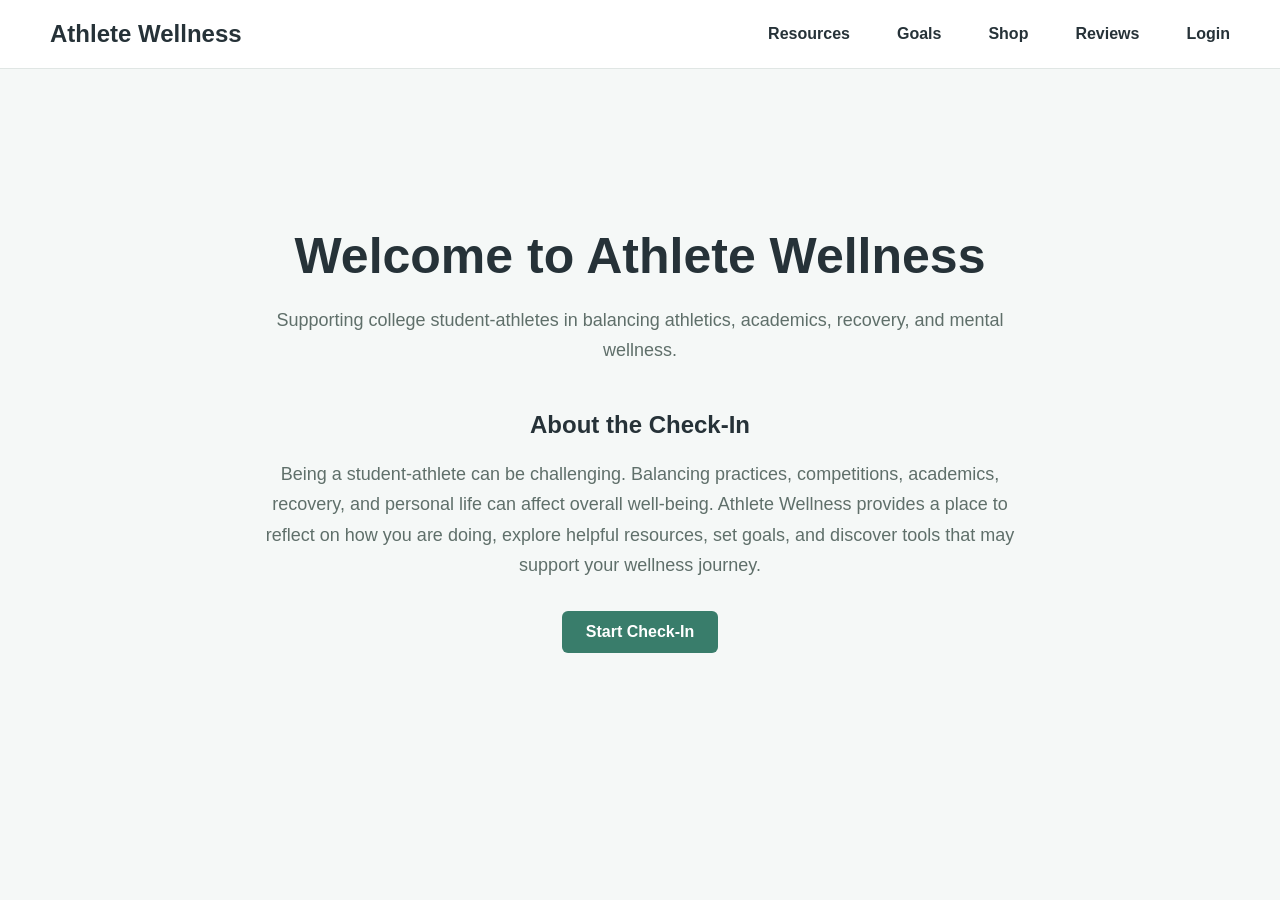
<file: index.html>
<!DOCTYPE html>
<html lang="en">
<head>
    <meta charset="UTF-8">
    <meta name="viewport" content="width=device-width, initial-scale=1.0">
    <title>Athlete Wellness</title>
    <link rel="stylesheet" href="css/style.css">
</head>
<body>

    <nav>
        <h2 class="logo">Athlete Wellness</h2>

        <div class="nav-links">
            <a href="resources.html">Resources</a>
            <a href="goals.html">Goals</a>
            <a href="shop.html">Shop</a>
            <a href="reviews.html">Reviews</a>
            <a href="login.html">Login</a>
        </div>
    </nav>

    <main>
        <section class="hero">
            <div class="hero-content">
                <h1>Welcome to Athlete Wellness</h1>

                <p>
                    Supporting college student-athletes in balancing
                    athletics, academics, recovery, and mental wellness.
                </p>

                <h2>About the Check-In</h2>

                <p>
                    Being a student-athlete can be challenging.
                    Balancing practices, competitions, academics, recovery,
                    and personal life can affect overall well-being.
                    Athlete Wellness provides a place to reflect on how
                    you are doing, explore helpful resources, set goals,
                    and discover tools that may support your wellness journey.
                </p>

                <a href="checkin.html" class="button-link">
                    Start Check-In
                </a>
            </div>
        </section>
    </main>

    <script src="script.js"></script>
</body>
</html>
</file>
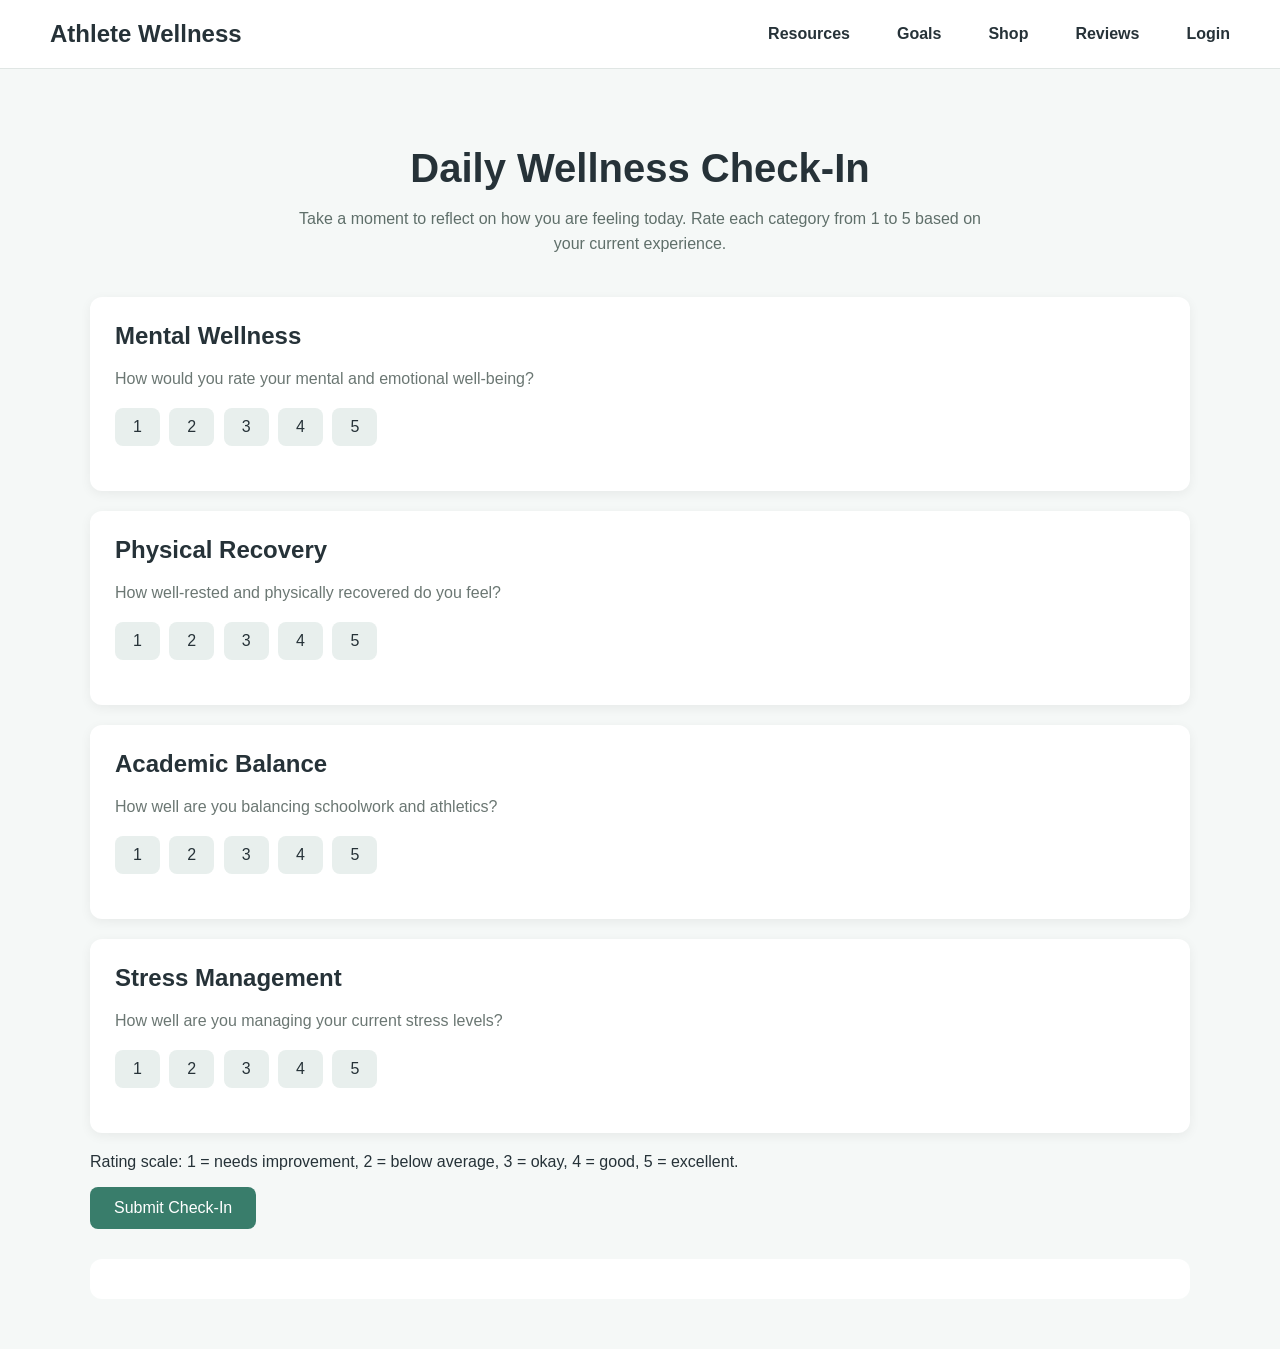
<file: checkin.html>
<!DOCTYPE html>
<html lang="en">
<head>
    <meta charset="UTF-8">
    <meta name="viewport" content="width=device-width, initial-scale=1.0">
    <title>Wellness Check-In | Athlete Wellness</title>
    <link rel="stylesheet" href="css/style.css">
</head>
<body>

    <nav>
        <h2 class="logo">
            <a href="index.html">Athlete Wellness</a>
        </h2>

        <div class="nav-links">
            <a href="resources.html">Resources</a>
            <a href="goals.html">Goals</a>
            <a href="shop.html">Shop</a>
            <a href="reviews.html">Reviews</a>
            <a href="login.html">Login</a>
        </div>
    </nav>

    <main>
        <h1>Daily Wellness Check-In</h1>

        <p>
            Take a moment to reflect on how you are feeling today.
            Rate each category from 1 to 5 based on your current experience.
        </p>

        <section class="question">
            <h2>Mental Wellness</h2>
            <p>How would you rate your mental and emotional well-being?</p>

            <div class="rating">
                <button type="button" onclick="selectRating('mental', 1, this)" aria-pressed="false">1</button>
                <button type="button" onclick="selectRating('mental', 2, this)" aria-pressed="false">2</button>
                <button type="button" onclick="selectRating('mental', 3, this)" aria-pressed="false">3</button>
                <button type="button" onclick="selectRating('mental', 4, this)" aria-pressed="false">4</button>
                <button type="button" onclick="selectRating('mental', 5, this)" aria-pressed="false">5</button>
            </div>
        </section>

        <section class="question">
            <h2>Physical Recovery</h2>
            <p>How well-rested and physically recovered do you feel?</p>

            <div class="rating">
                <button type="button" onclick="selectRating('physical', 1, this)" aria-pressed="false">1</button>
                <button type="button" onclick="selectRating('physical', 2, this)" aria-pressed="false">2</button>
                <button type="button" onclick="selectRating('physical', 3, this)" aria-pressed="false">3</button>
                <button type="button" onclick="selectRating('physical', 4, this)" aria-pressed="false">4</button>
                <button type="button" onclick="selectRating('physical', 5, this)" aria-pressed="false">5</button>
            </div>
        </section>

        <section class="question">
            <h2>Academic Balance</h2>
            <p>How well are you balancing schoolwork and athletics?</p>

            <div class="rating">
                <button type="button" onclick="selectRating('academic', 1, this)" aria-pressed="false">1</button>
                <button type="button" onclick="selectRating('academic', 2, this)" aria-pressed="false">2</button>
                <button type="button" onclick="selectRating('academic', 3, this)" aria-pressed="false">3</button>
                <button type="button" onclick="selectRating('academic', 4, this)" aria-pressed="false">4</button>
                <button type="button" onclick="selectRating('academic', 5, this)" aria-pressed="false">5</button>
            </div>
        </section>

        <section class="question">
            <h2>Stress Management</h2>
            <p>How well are you managing your current stress levels?</p>

            <div class="rating">
                <button type="button" onclick="selectRating('stress', 1, this)" aria-pressed="false">1</button>
                <button type="button" onclick="selectRating('stress', 2, this)" aria-pressed="false">2</button>
                <button type="button" onclick="selectRating('stress', 3, this)" aria-pressed="false">3</button>
                <button type="button" onclick="selectRating('stress', 4, this)" aria-pressed="false">4</button>
                <button type="button" onclick="selectRating('stress', 5, this)" aria-pressed="false">5</button>
            </div>
        </section>

        <p>
            Rating scale: 1 = needs improvement, 2 = below average,
            3 = okay, 4 = good, 5 = excellent.
        </p>

        <button type="button" onclick="calculateWellnessScore()">
            Submit Check-In
        </button>

        <div id="checkinResult" aria-live="polite"></div>
    </main>

    <script src="script.js"></script>
</body>
</html>
</file>
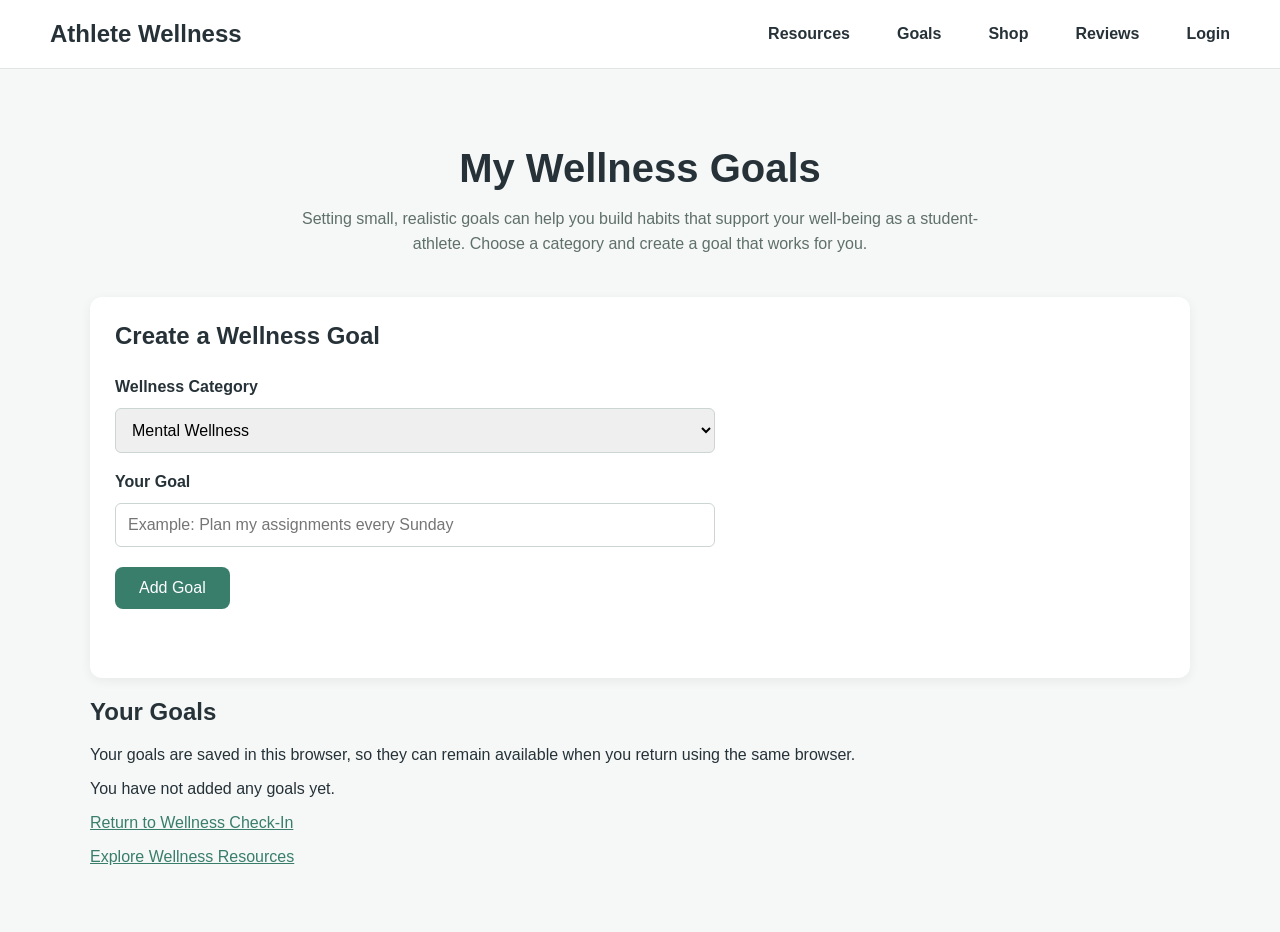
<file: goals.html>
<!DOCTYPE html>
<html lang="en">
<head>
    <meta charset="UTF-8">
    <meta name="viewport" content="width=device-width, initial-scale=1.0">
    <title>Wellness Goals | Athlete Wellness</title>
    <link rel="stylesheet" href="css/style.css">
</head>
<body>

    <nav>
        <h2 class="logo">
            <a href="index.html">Athlete Wellness</a>
        </h2>

        <div class="nav-links">
            <a href="resources.html">Resources</a>
            <a href="goals.html">Goals</a>
            <a href="shop.html">Shop</a>
            <a href="reviews.html">Reviews</a>
            <a href="login.html">Login</a>
        </div>
    </nav>

    <main>
        <h1>My Wellness Goals</h1>

        <p>
            Setting small, realistic goals can help you build habits
            that support your well-being as a student-athlete.
            Choose a category and create a goal that works for you.
        </p>

        <section class="question">
            <h2>Create a Wellness Goal</h2>

            <div class="goal-form">
                <label for="goalCategory">Wellness Category</label>

                <select id="goalCategory">
                    <option value="Mental Wellness">Mental Wellness</option>
                    <option value="Physical Recovery">Physical Recovery</option>
                    <option value="Academic Balance">Academic Balance</option>
                    <option value="Stress Management">Stress Management</option>
                    <option value="General Wellness">General Wellness</option>
                </select>

                <label for="goalText">Your Goal</label>

                <input
                    type="text"
                    id="goalText"
                    placeholder="Example: Plan my assignments every Sunday"
                    maxlength="200"
                >

                <button type="button" onclick="addGoal()">
                    Add Goal
                </button>

                <p id="goalMessage" aria-live="polite"></p>
            </div>
        </section>

        <section>
            <h2>Your Goals</h2>

            <p>
                Your goals are saved in this browser, so they can
                remain available when you return using the same browser.
            </p>

            <div id="goalList" aria-live="polite"></div>
        </section>

        <p>
            <a href="checkin.html">Return to Wellness Check-In</a>
        </p>

        <p>
            <a href="resources.html">Explore Wellness Resources</a>
        </p>
    </main>

    <script src="script.js"></script>

    <script>
        // Read the recommended category from the check-in link.
        const urlParameters = new URLSearchParams(window.location.search);
        const recommendedCategory = urlParameters.get("category");
        const categoryDropdown = document.getElementById("goalCategory");

        // Select the recommended category only if it is a valid option.
        if (recommendedCategory && categoryDropdown) {
            const matchingOption = Array.from(categoryDropdown.options)
                .find(function (option) {
                    return option.value === recommendedCategory;
                });

            if (matchingOption) {
                categoryDropdown.value = recommendedCategory;

                document.getElementById("goalMessage").textContent =
                    "Suggested category selected from your wellness check-in. " +
                    "Now enter a goal that feels realistic for you.";
            }
        }
    </script>

</body>
</html>
</file>
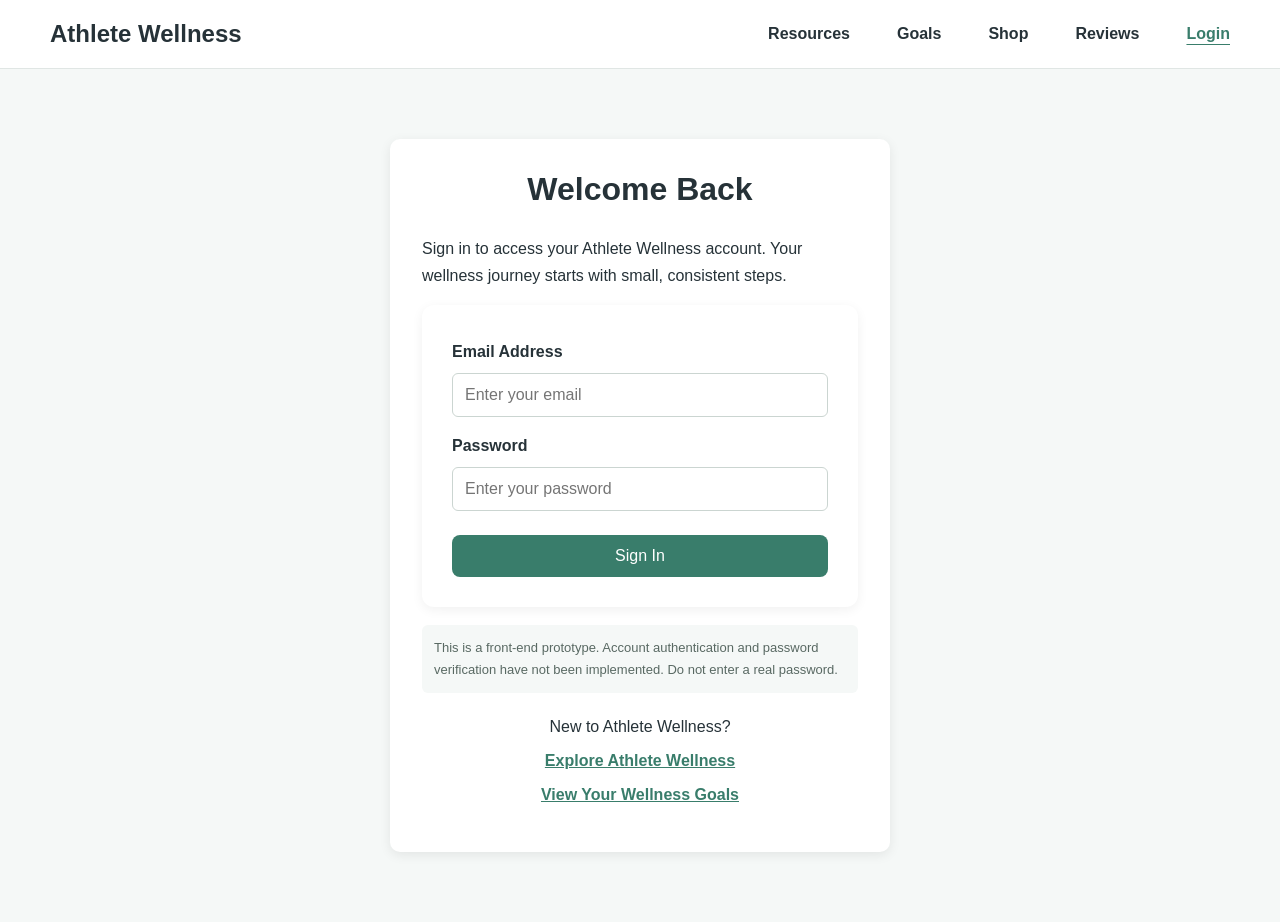
<file: login.html>
<!DOCTYPE html>
<html lang="en">
<head>
    <meta charset="UTF-8">
    <meta name="viewport" content="width=device-width, initial-scale=1.0">
    <title>Login | Athlete Wellness</title>
    <link rel="stylesheet" href="css/style.css">
</head>
<body>

    <nav>
        <h2 class="logo">
            <a href="index.html">Athlete Wellness</a>
        </h2>

        <div class="nav-links">
            <a href="resources.html">Resources</a>
            <a href="goals.html">Goals</a>
            <a href="shop.html">Shop</a>
            <a href="reviews.html">Reviews</a>
            <a href="login.html" aria-current="page">Login</a>
        </div>
    </nav>

    <main class="login-container">
        <section class="login-card">
            <h1>Welcome Back</h1>

            <p>
                Sign in to access your Athlete Wellness account.
                Your wellness journey starts with small, consistent steps.
            </p>

            <form id="loginForm">
                <label for="email">Email Address</label>

                <input
                    type="email"
                    id="email"
                    name="email"
                    placeholder="Enter your email"
                    autocomplete="email"
                    required
                >

                <label for="password">Password</label>

                <input
                    type="password"
                    id="password"
                    name="password"
                    placeholder="Enter your password"
                    autocomplete="current-password"
                    required
                >

                <button type="submit">Sign In</button>
            </form>

            <div id="loginMessage" aria-live="polite"></div>

            <p class="login-note">
                This is a front-end prototype. Account authentication
                and password verification have not been implemented.
                Do not enter a real password.
            </p>

            <div class="login-links">
                <p>
                    New to Athlete Wellness?
                </p>

                <p>
                    <a href="index.html">Explore Athlete Wellness</a>
                </p>

                <p>
                    <a href="goals.html">View Your Wellness Goals</a>
                </p>
            </div>
        </section>
    </main>

    <script src="script.js"></script>

    <script>
        const loginForm = document.getElementById("loginForm");

        loginForm.addEventListener("submit", function (event) {
            event.preventDefault();

            const loginMessage = document.getElementById("loginMessage");

            loginMessage.textContent =
                "This login feature is a prototype. Account authentication " +
                "will be implemented during a future development stage.";
        });
    </script>

</body>
</html>
</file>
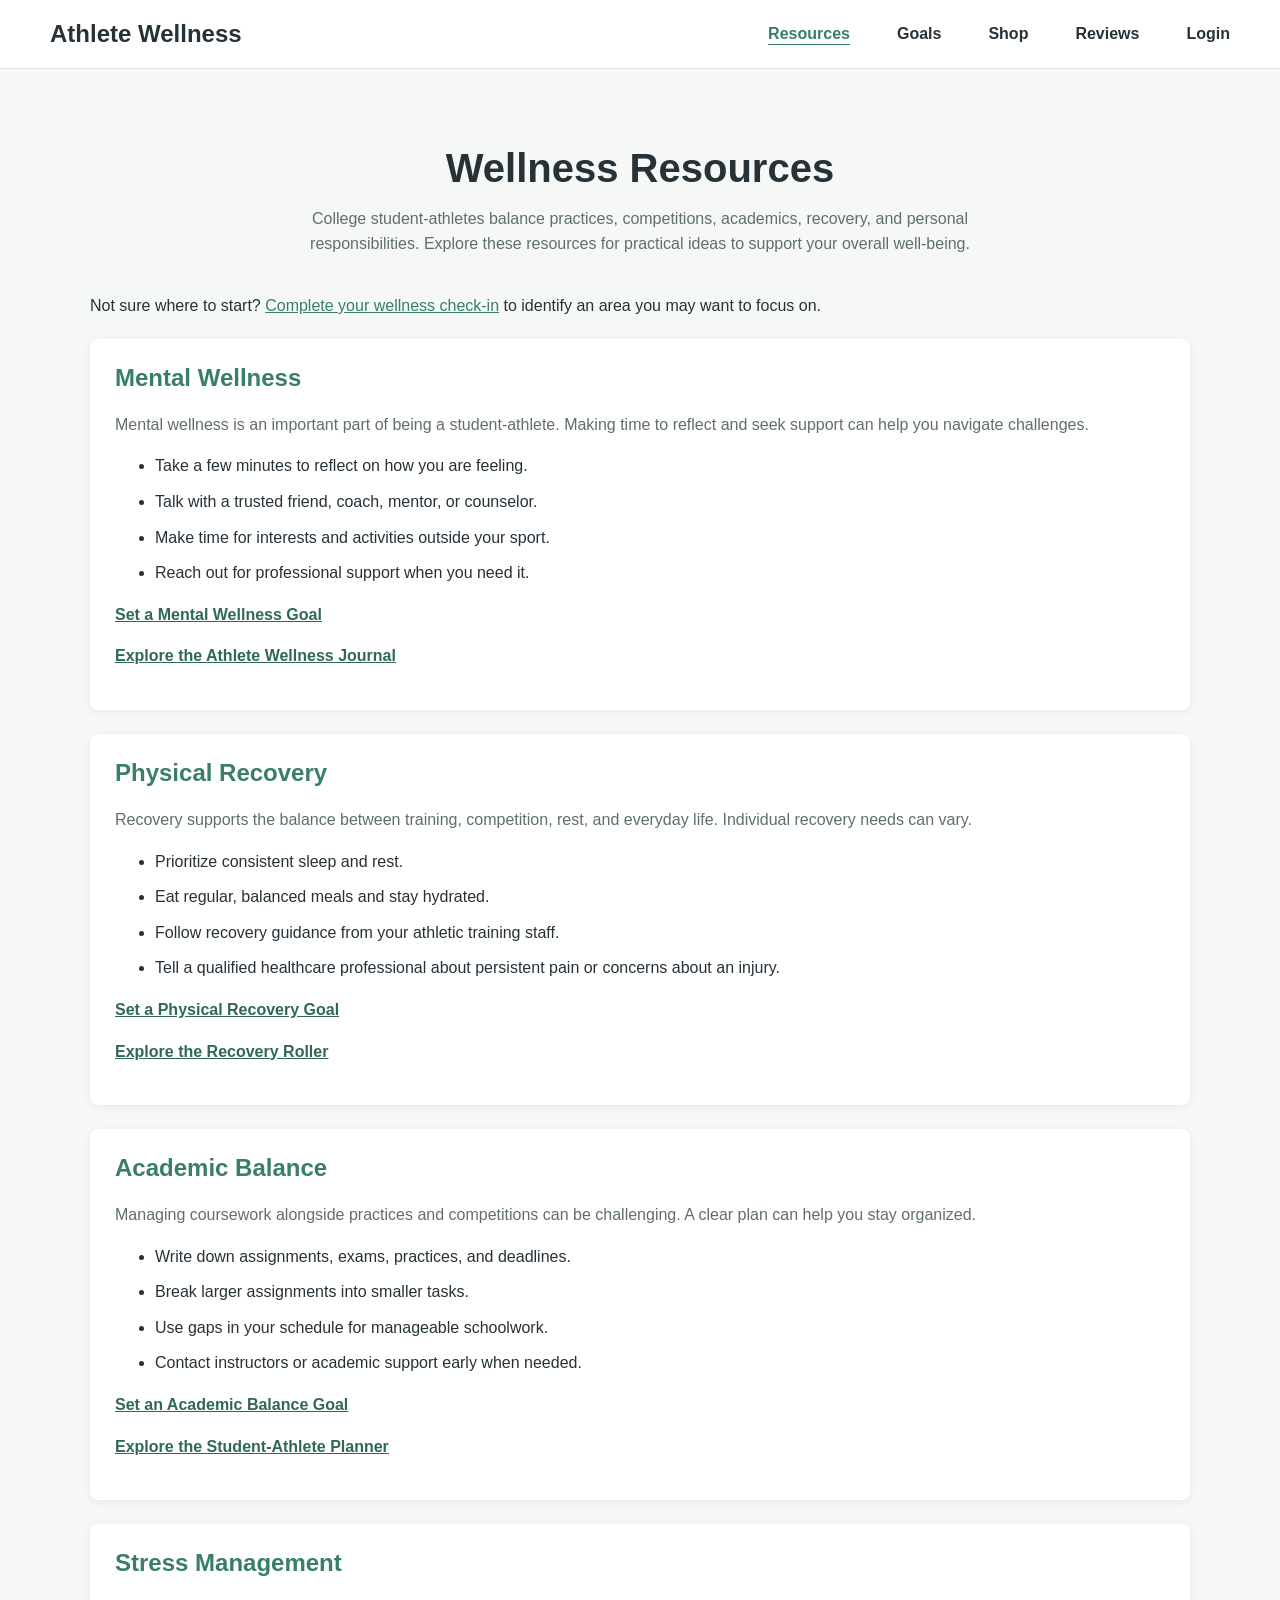
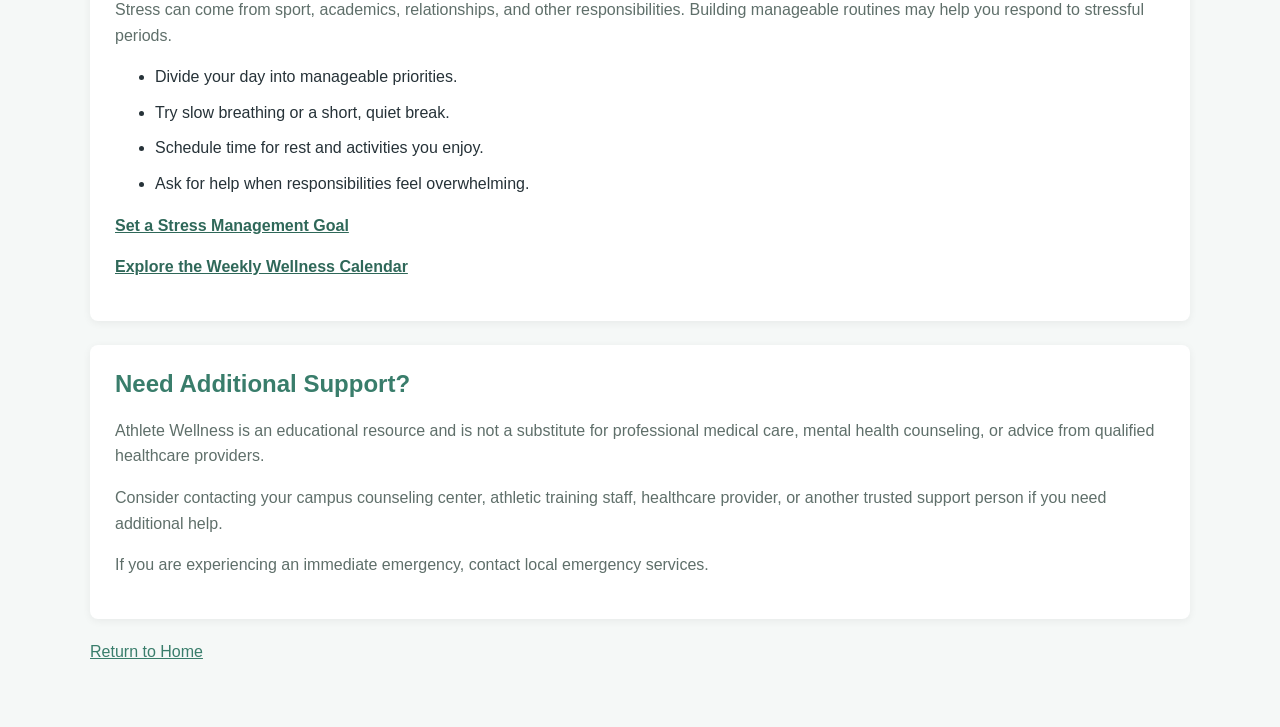
<file: resources.html>
<!DOCTYPE html>
<html lang="en">
<head>
    <meta charset="UTF-8">
    <meta name="viewport" content="width=device-width, initial-scale=1.0">
    <title>Wellness Resources | Athlete Wellness</title>
    <link rel="stylesheet" href="css/style.css">
</head>
<body>

    <nav>
        <h2 class="logo">
            <a href="index.html">Athlete Wellness</a>
        </h2>

        <div class="nav-links">
            <a href="resources.html" aria-current="page">Resources</a>
            <a href="goals.html">Goals</a>
            <a href="shop.html">Shop</a>
            <a href="reviews.html">Reviews</a>
            <a href="login.html">Login</a>
        </div>
    </nav>

    <main>
        <h1>Wellness Resources</h1>

        <p>
            College student-athletes balance practices, competitions,
            academics, recovery, and personal responsibilities.
            Explore these resources for practical ideas to support
            your overall well-being.
        </p>

        <p>
            Not sure where to start?
            <a href="checkin.html">Complete your wellness check-in</a>
            to identify an area you may want to focus on.
        </p>

        <section class="resource-section" id="mental-wellness">
            <h2>Mental Wellness</h2>

            <p>
                Mental wellness is an important part of being a
                student-athlete. Making time to reflect and seek
                support can help you navigate challenges.
            </p>

            <ul>
                <li>Take a few minutes to reflect on how you are feeling.</li>
                <li>Talk with a trusted friend, coach, mentor, or counselor.</li>
                <li>Make time for interests and activities outside your sport.</li>
                <li>Reach out for professional support when you need it.</li>
            </ul>

            <p>
                <a href="goals.html?category=Mental%20Wellness">
                    Set a Mental Wellness Goal
                </a>
            </p>

            <p>
                <a href="shop.html#wellness-journal">
                    Explore the Athlete Wellness Journal
                </a>
            </p>
        </section>

        <section class="resource-section" id="physical-recovery">
            <h2>Physical Recovery</h2>

            <p>
                Recovery supports the balance between training,
                competition, rest, and everyday life. Individual
                recovery needs can vary.
            </p>

            <ul>
                <li>Prioritize consistent sleep and rest.</li>
                <li>Eat regular, balanced meals and stay hydrated.</li>
                <li>Follow recovery guidance from your athletic training staff.</li>
                <li>Tell a qualified healthcare professional about persistent
                    pain or concerns about an injury.</li>
            </ul>

            <p>
                <a href="goals.html?category=Physical%20Recovery">
                    Set a Physical Recovery Goal
                </a>
            </p>

            <p>
                <a href="shop.html#recovery-roller">
                    Explore the Recovery Roller
                </a>
            </p>
        </section>

        <section class="resource-section" id="academic-balance">
            <h2>Academic Balance</h2>

            <p>
                Managing coursework alongside practices and competitions
                can be challenging. A clear plan can help you stay organized.
            </p>

            <ul>
                <li>Write down assignments, exams, practices, and deadlines.</li>
                <li>Break larger assignments into smaller tasks.</li>
                <li>Use gaps in your schedule for manageable schoolwork.</li>
                <li>Contact instructors or academic support early when needed.</li>
            </ul>

            <p>
                <a href="goals.html?category=Academic%20Balance">
                    Set an Academic Balance Goal
                </a>
            </p>

            <p>
                <a href="shop.html#student-athlete-planner">
                    Explore the Student-Athlete Planner
                </a>
            </p>
        </section>

        <section class="resource-section" id="stress-management">
            <h2>Stress Management</h2>

            <p>
                Stress can come from sport, academics, relationships,
                and other responsibilities. Building manageable routines
                may help you respond to stressful periods.
            </p>

            <ul>
                <li>Divide your day into manageable priorities.</li>
                <li>Try slow breathing or a short, quiet break.</li>
                <li>Schedule time for rest and activities you enjoy.</li>
                <li>Ask for help when responsibilities feel overwhelming.</li>
            </ul>

            <p>
                <a href="goals.html?category=Stress%20Management">
                    Set a Stress Management Goal
                </a>
            </p>

            <p>
                <a href="shop.html#weekly-wellness-calendar">
                    Explore the Weekly Wellness Calendar
                </a>
            </p>
        </section>

        <section class="resource-section" id="additional-support">
            <h2>Need Additional Support?</h2>

            <p>
                Athlete Wellness is an educational resource and is not
                a substitute for professional medical care, mental health
                counseling, or advice from qualified healthcare providers.
            </p>

            <p>
                Consider contacting your campus counseling center,
                athletic training staff, healthcare provider, or another
                trusted support person if you need additional help.
            </p>

            <p>
                If you are experiencing an immediate emergency,
                contact local emergency services.
            </p>
        </section>

        <p>
            <a href="index.html">Return to Home</a>
        </p>
    </main>

    <script src="script.js"></script>
</body>
</html>
</file>
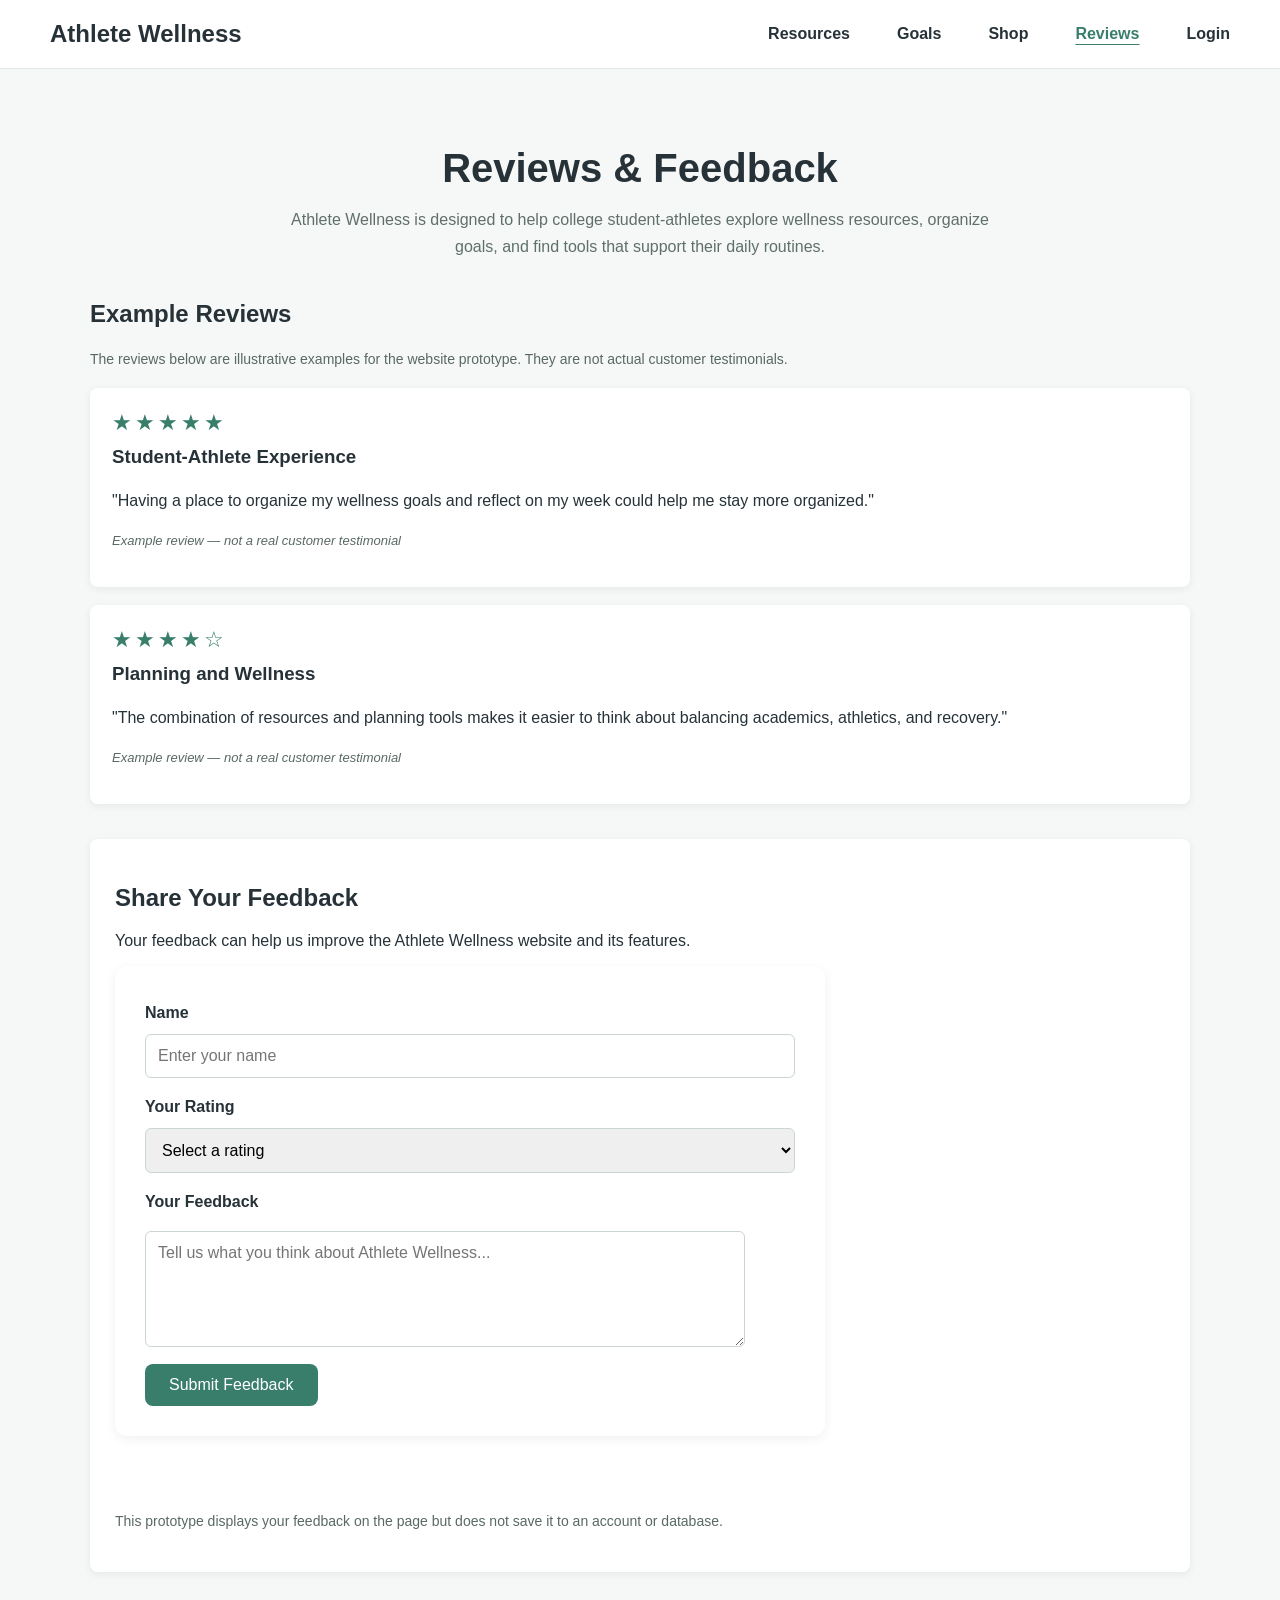
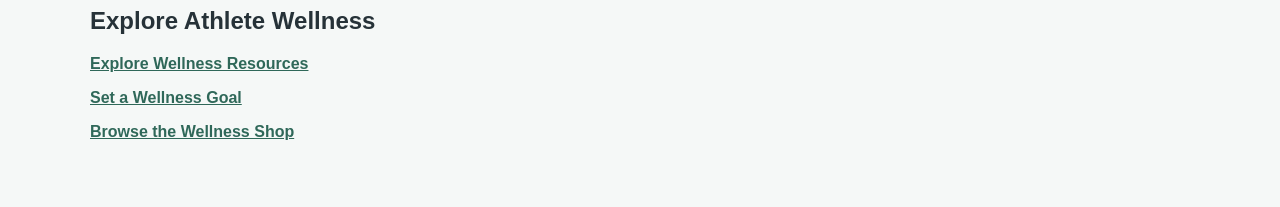
<file: reviews.html>
<!DOCTYPE html>
<html lang="en">
<head>
    <meta charset="UTF-8">
    <meta name="viewport" content="width=device-width, initial-scale=1.0">
    <title>Reviews & Feedback | Athlete Wellness</title>
    <link rel="stylesheet" href="css/style.css">
</head>
<body>

    <nav>
        <h2 class="logo">
            <a href="index.html">Athlete Wellness</a>
        </h2>

        <div class="nav-links">
            <a href="resources.html">Resources</a>
            <a href="goals.html">Goals</a>
            <a href="shop.html">Shop</a>
            <a href="reviews.html" aria-current="page">Reviews</a>
            <a href="login.html">Login</a>
        </div>
    </nav>

    <main class="reviews-container">
        <h1>Reviews & Feedback</h1>

        <p>
            Athlete Wellness is designed to help college student-athletes
            explore wellness resources, organize goals, and find tools
            that support their daily routines.
        </p>

        <section class="reviews-section">
            <h2>Example Reviews</h2>

            <p class="example-note">
                The reviews below are illustrative examples for the website
                prototype. They are not actual customer testimonials.
            </p>

            <article class="review-card">
                <div class="review-stars" aria-label="5 out of 5 stars">
                    ★★★★★
                </div>

                <h3>Student-Athlete Experience</h3>

                <p>
                    "Having a place to organize my wellness goals and
                    reflect on my week could help me stay more organized."
                </p>

                <p class="review-attribution">
                    Example review — not a real customer testimonial
                </p>
            </article>

            <article class="review-card">
                <div class="review-stars" aria-label="4 out of 5 stars">
                    ★★★★☆
                </div>

                <h3>Planning and Wellness</h3>

                <p>
                    "The combination of resources and planning tools
                    makes it easier to think about balancing academics,
                    athletics, and recovery."
                </p>

                <p class="review-attribution">
                    Example review — not a real customer testimonial
                </p>
            </article>
        </section>

        <section class="feedback-section">
            <h2>Share Your Feedback</h2>

            <p>
                Your feedback can help us improve the Athlete Wellness
                website and its features.
            </p>

            <form id="feedbackForm">
                <label for="name">Name</label>

                <input
                    type="text"
                    id="name"
                    name="name"
                    placeholder="Enter your name"
                    maxlength="80"
                    required
                >

                <label for="rating">Your Rating</label>

                <select id="rating" name="rating" required>
                    <option value="">Select a rating</option>
                    <option value="5">5 stars — Excellent</option>
                    <option value="4">4 stars — Very Good</option>
                    <option value="3">3 stars — Good</option>
                    <option value="2">2 stars — Fair</option>
                    <option value="1">1 star — Needs Improvement</option>
                </select>

                <label for="feedback">Your Feedback</label>

                <textarea
                    id="feedback"
                    name="feedback"
                    rows="5"
                    maxlength="1000"
                    placeholder="Tell us what you think about Athlete Wellness..."
                    required
                ></textarea>

                <button type="submit">Submit Feedback</button>
            </form>

            <div id="feedbackResult" aria-live="polite"></div>

            <p class="feedback-note">
                This prototype displays your feedback on the page but
                does not save it to an account or database.
            </p>
        </section>

        <section class="reviews-links">
            <h2>Explore Athlete Wellness</h2>

            <p>
                <a href="resources.html">Explore Wellness Resources</a>
            </p>

            <p>
                <a href="goals.html">Set a Wellness Goal</a>
            </p>

            <p>
                <a href="shop.html">Browse the Wellness Shop</a>
            </p>
        </section>
    </main>

    <script src="script.js"></script>

    <script>
        // Handle feedback form submission without reloading the page.
        const feedbackForm = document.getElementById("feedbackForm");

        feedbackForm.addEventListener("submit", function (event) {
            event.preventDefault();
            submitFeedback();
        });
    </script>

</body>
</html>
</file>
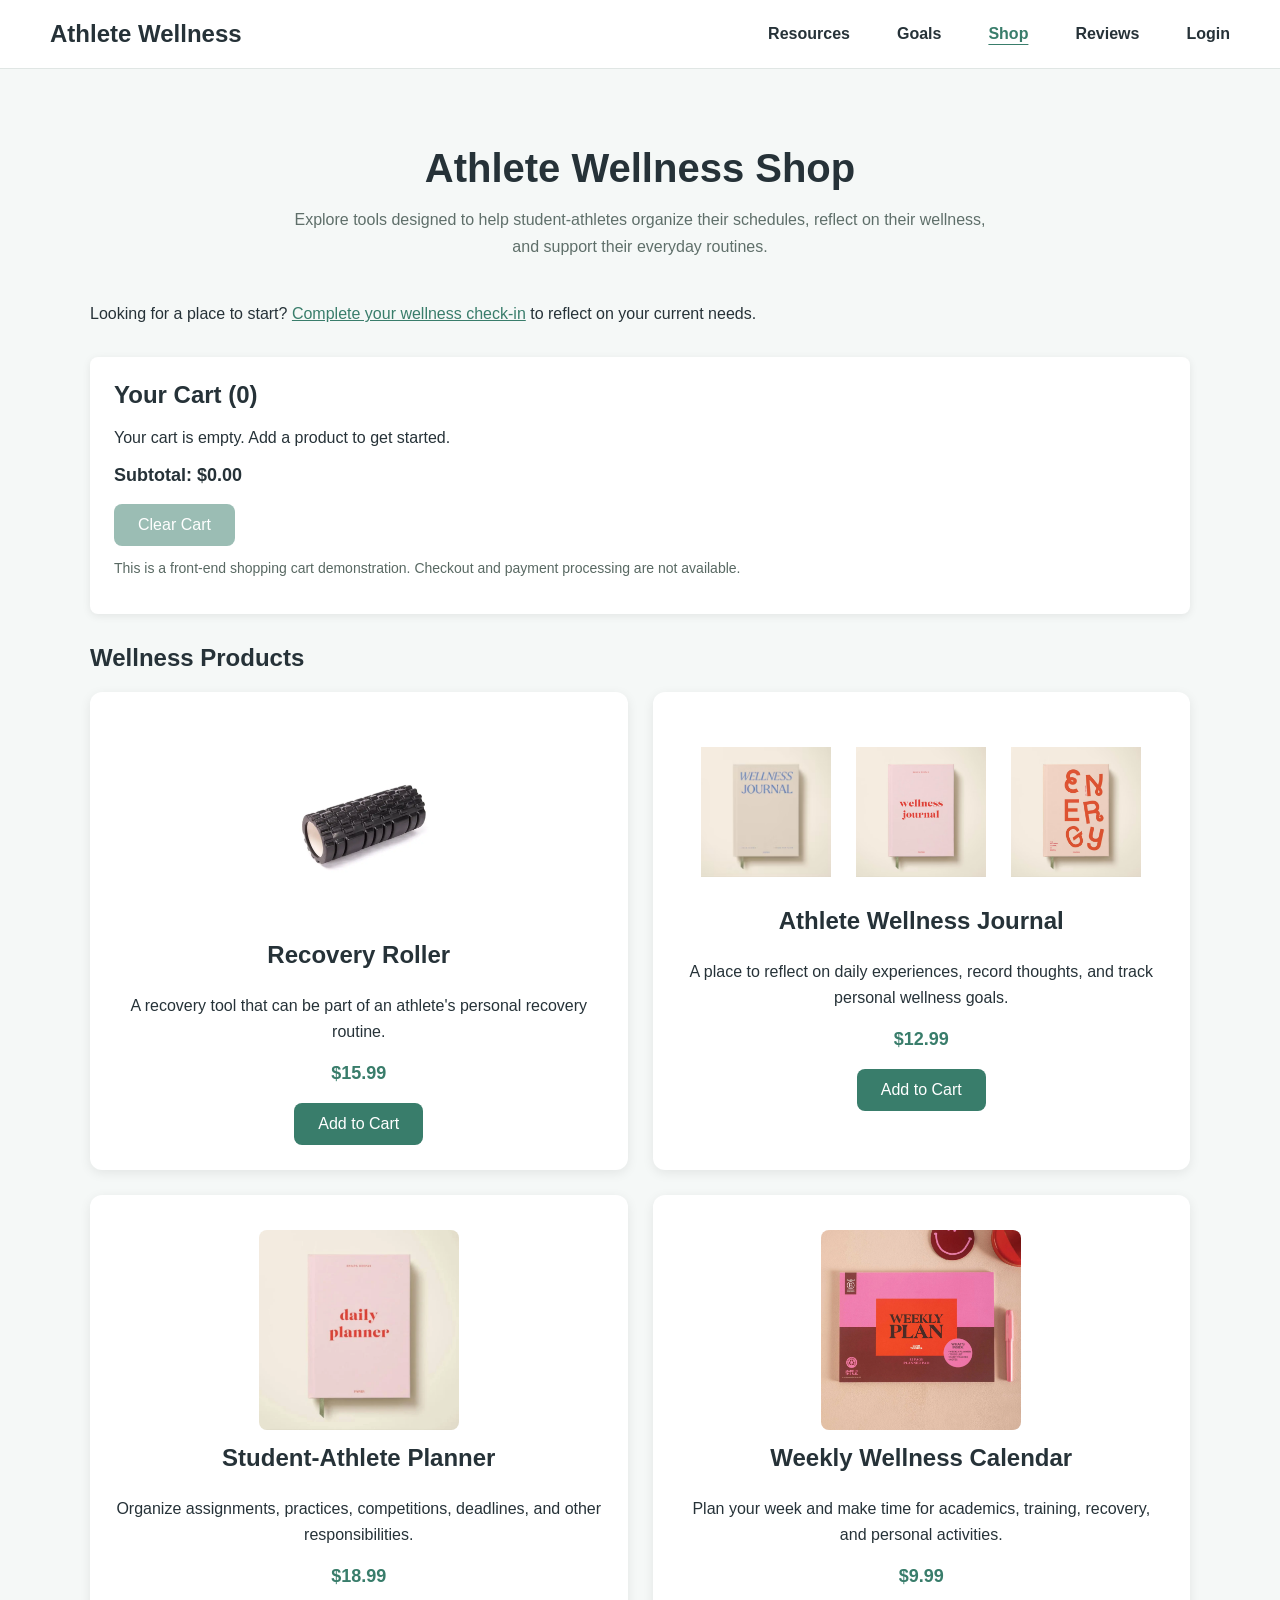
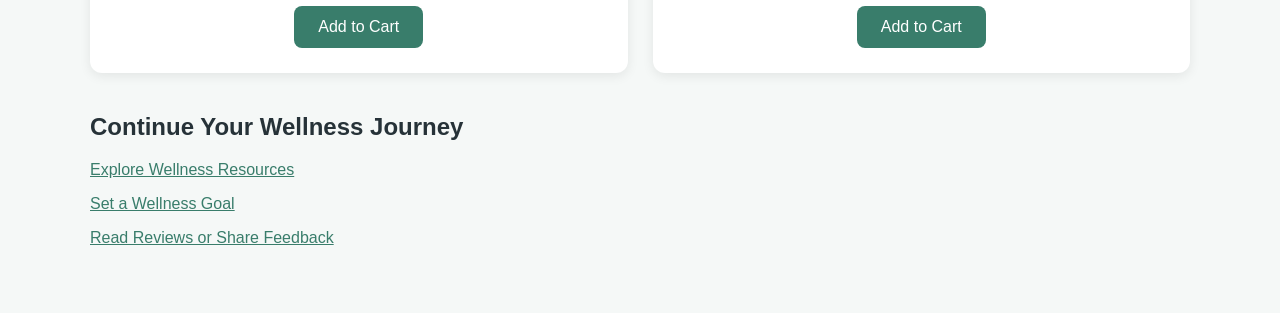
<file: shop.html>
<!DOCTYPE html>
<html lang="en">
<head>
    <meta charset="UTF-8">
    <meta name="viewport" content="width=device-width, initial-scale=1.0">
    <title>Wellness Shop | Athlete Wellness</title>
    <link rel="stylesheet" href="css/style.css">
</head>
<body>

    <nav>
        <h2 class="logo">
            <a href="index.html">Athlete Wellness</a>
        </h2>

        <div class="nav-links">
            <a href="resources.html">Resources</a>
            <a href="goals.html">Goals</a>
            <a href="shop.html" aria-current="page">Shop</a>
            <a href="reviews.html">Reviews</a>
            <a href="login.html">Login</a>
        </div>
    </nav>

    <main class="shop-container">
        <h1>Athlete Wellness Shop</h1>

        <p>
            Explore tools designed to help student-athletes organize
            their schedules, reflect on their wellness, and support
            their everyday routines.
        </p>

        <p>
            Looking for a place to start?
            <a href="checkin.html">Complete your wellness check-in</a>
            to reflect on your current needs.
        </p>

        <!-- Shopping Cart -->
        <section class="cart-section" id="shopping-cart">
            <h2>Your Cart (<span id="cartCount">0</span>)</h2>

            <div id="cartMessage" aria-live="polite">
                <p>Your cart is empty. Add a product to get started.</p>
            </div>

            <p class="cart-total">
                Subtotal: $<span id="cartSubtotal">0.00</span>
            </p>

            <button
                type="button"
                id="clearCartButton"
                onclick="clearCart()"
                disabled
            >
                Clear Cart
            </button>

            <p class="cart-note">
                This is a front-end shopping cart demonstration.
                Checkout and payment processing are not available.
            </p>
        </section>

        <h2>Wellness Products</h2>

        <div class="products">

            <!-- Recovery Roller -->
            <div
                class="product"
                id="recovery-roller"
                onmouseover="highlightProduct(this)"
                onmouseout="removeHighlight(this)"
            >
                <img
                    src="images/roller.webp"
                    alt="Recovery roller"
                >

                <h3>Recovery Roller</h3>

                <p>
                    A recovery tool that can be part of an athlete's
                    personal recovery routine.
                </p>

                <p class="product-price">$15.99</p>

                <button
                    type="button"
                    onclick="addToCart('Recovery Roller', 15.99)"
                >
                    Add to Cart
                </button>
            </div>

            <!-- Athlete Wellness Journal -->
            <div
                class="product"
                id="wellness-journal"
                onmouseover="highlightProduct(this)"
                onmouseout="removeHighlight(this)"
            >
                <div class="journal-options">
                    <img
                        src="images/wellness-journal.avif"
                        alt="Athlete wellness journal cover"
                    >

                    <img
                        src="images/wellness-journal1.avif"
                        alt="Athlete wellness journal example"
                    >

                    <img
                        src="images/wellness-journal2.avif"
                        alt="Additional athlete wellness journal view"
                    >
                </div>

                <h3>Athlete Wellness Journal</h3>

                <p>
                    A place to reflect on daily experiences, record
                    thoughts, and track personal wellness goals.
                </p>

                <p class="product-price">$12.99</p>

                <button
                    type="button"
                    onclick="addToCart('Athlete Wellness Journal', 12.99)"
                >
                    Add to Cart
                </button>
            </div>

            <!-- Student-Athlete Planner -->
            <div
                class="product"
                id="student-athlete-planner"
                onmouseover="highlightProduct(this)"
                onmouseout="removeHighlight(this)"
            >
                <img
                    src="images/planner.webp"
                    alt="Student-athlete planner"
                >

                <h3>Student-Athlete Planner</h3>

                <p>
                    Organize assignments, practices, competitions,
                    deadlines, and other responsibilities.
                </p>

                <p class="product-price">$18.99</p>

                <button
                    type="button"
                    onclick="addToCart('Student-Athlete Planner', 18.99)"
                >
                    Add to Cart
                </button>
            </div>

            <!-- Weekly Wellness Calendar -->
            <div
                class="product"
                id="weekly-wellness-calendar"
                onmouseover="highlightProduct(this)"
                onmouseout="removeHighlight(this)"
            >
                <img
                    src="images/weeckly-plan.webp"
                    alt="Weekly wellness planning calendar"
                >

                <h3>Weekly Wellness Calendar</h3>

                <p>
                    Plan your week and make time for academics,
                    training, recovery, and personal activities.
                </p>

                <p class="product-price">$9.99</p>

                <button
                    type="button"
                    onclick="addToCart('Weekly Wellness Calendar', 9.99)"
                >
                    Add to Cart
                </button>
            </div>

        </div>

        <section class="shop-next-steps">
            <h2>Continue Your Wellness Journey</h2>

            <p>
                <a href="resources.html">Explore Wellness Resources</a>
            </p>

            <p>
                <a href="goals.html">Set a Wellness Goal</a>
            </p>

            <p>
                <a href="reviews.html">Read Reviews or Share Feedback</a>
            </p>
        </section>
    </main>

    <script src="script.js"></script>
</body>
</html>
</file>
<file: css/style.css>
body {
    font-family: Arial, sans-serif;
    margin: 0;
    background-color: #f5f8f7;
    color: #263238;
}


/* Navigation */

nav {
    display: flex;
    justify-content: space-between;
    align-items: center;
    padding: 20px 50px;
    background-color: white;
    border-bottom: 1px solid #e0e6e4;
}

.logo {
    margin: 0;
    font-size: 24px;
    font-weight: bold;
    text-decoration: none;
    color: #263238;
}

.logo:hover {
    color: #397d6b;
}

nav a {
    text-decoration: none;
    margin-left: 25px;
    color: #263238;
    font-weight: 500;
}

nav a:hover {
    color: #397d6b;
}


/* Main Content */

main {
    max-width: 1100px;
    margin: 0 auto;
    padding: 50px 30px;
}

main > h1 {
    text-align: center;
    font-size: 40px;
    margin-bottom: 15px;
}

main > h1 + p {
    text-align: center;
    max-width: 700px;
    margin: 0 auto 40px;
    line-height: 1.6;
    color: #5f6f6a;
}


/* Home Page */

.hero {
    min-height: 600px;
    display: flex;
    align-items: center;
    justify-content: center;
    text-align: center;
}

.hero-content {
    max-width: 750px;
}

.hero h1 {
    font-size: 50px;
    margin-bottom: 20px;
}

.hero h2 {
    margin-top: 45px;
}

.hero p {
    font-size: 18px;
    line-height: 1.7;
    margin-bottom: 30px;
    color: #5f6f6a;
}


/* Buttons */

button {
    background-color: #397d6b;
    color: white;
    border: none;
    border-radius: 8px;
    padding: 12px 24px;
    font-size: 16px;
    cursor: pointer;
}

button:hover {
    background-color: #2f6859;
}


/* Product Grid */

.products {
    display: grid;
    grid-template-columns: repeat(2, 1fr);
    gap: 25px;
}


/* Product Cards */

.product {
    background-color: white;
    border-radius: 12px;
    padding: 25px;
    margin: 0;
    box-shadow: 0 3px 12px rgba(0, 0, 0, 0.08);
    text-align: center;
}

.product h3 {
    font-size: 24px;
    margin-top: 0;
}

.product img {
    width: 200px;
    height: 200px;
    object-fit: contain;
    margin: 10px;
    border-radius: 8px;
}

.product p {
    max-width: 600px;
    margin: 15px auto;
    line-height: 1.6;
}

.product strong {
    font-size: 18px;
}


/* Wellness Journal Options */

.journal-options {
    display: flex;
    justify-content: center;
    gap: 15px;
    flex-wrap: wrap;
    margin: 15px 0;
}

.journal-options div {
    text-align: center;
}

.journal-options img {
    width: 130px;
    height: 180px;
    object-fit: contain;
    margin: 5px;
}


/* Check-In Questions */

.question {
    background-color: white;
    border-radius: 12px;
    padding: 25px;
    margin: 20px 0;
    box-shadow: 0 3px 12px rgba(0, 0, 0, 0.06);
}

.question h2 {
    margin-top: 0;
}

.question p {
    color: #6b7773;
}


/* Rating Buttons */

.rating {
    margin: 20px 0;
}

.rating button {
    background-color: #e8efed;
    color: #263238;
    padding: 10px 18px;
    margin-right: 5px;
    font-size: 16px;
    cursor: pointer;
    border-radius: 8px;
}

.rating button:hover {
    background-color: #d4e3df;
}

.rating button.selected {
    background-color: #397d6b;
    color: white;
    font-weight: bold;
}


/* Check-In Result */

#checkinResult {
    margin-top: 30px;
    padding: 20px;
    background-color: white;
    border-radius: 12px;
    text-align: center;
}


/* Reviews */

form {
    background-color: white;
    padding: 30px;
    border-radius: 12px;
    box-shadow: 0 3px 12px rgba(0, 0, 0, 0.06);
    max-width: 650px;
}

form input,
form select,
form textarea {
    padding: 10px;
    border: 1px solid #cdd7d4;
    border-radius: 6px;
    font-family: Arial, sans-serif;
}

form input {
    width: 250px;
}

form textarea {
    width: 100%;
    max-width: 600px;
    margin-top: 8px;
}

form button {
    margin-top: 5px;
}

#feedbackResult {
    margin-top: 25px;
    padding: 20px;
    background-color: white;
    border-radius: 12px;
}


/* Links */

main a {
    color: #397d6b;
    font-weight: 500;
}

main a:hover {
    color: #2f6859;
}


/* Mobile Layout */

@media (max-width: 700px) {

    nav {
        flex-direction: column;
        gap: 15px;
        padding: 20px;
    }

    nav a {
        margin-left: 10px;
        margin-right: 10px;
    }

    .hero h1 {
        font-size: 38px;
    }

    .products {
        grid-template-columns: 1fr;
    }

    main {
        padding: 35px 20px;
    }
}
/* Resources */

.resource-section {
    background-color: white;
    border-radius: 12px;
    padding: 25px;
    margin: 25px 0;
    box-shadow: 0 3px 12px rgba(0, 0, 0, 0.06);
}

.resource-section h2 {
    margin-top: 0;
}

.resource-section p {
    line-height: 1.6;
    color: #5f6f6a;
}

.resource-section li {
    margin-bottom: 10px;
    line-height: 1.5;
}
/* Consistent navigation links */
.nav-links {
    display: flex;
    align-items: center;
    gap: 22px;
    flex-wrap: wrap;
}

.nav-links a {
    text-decoration: none;
    color: #263238;
    font-weight: 600;
    transition: color 0.2s ease;
}

.nav-links a:hover {
    color: #397d6b;
}

/* Homepage check-in link styled as a button */
.button-link {
    display: inline-block;
    background-color: #397d6b;
    color: white;
    padding: 12px 24px;
    border-radius: 6px;
    text-decoration: none;
    font-weight: bold;
    transition: background-color 0.2s ease;
}

.button-link:hover {
    background-color: #2f6859;
}

/* Responsive navigation */
@media (max-width: 700px) {
    nav {
        padding: 20px;
        flex-direction: column;
        gap: 16px;
    }

    .nav-links {
        justify-content: center;
        gap: 14px;
    }
}
/* Wellness goal form */
.goal-form {
    display: flex;
    flex-direction: column;
    gap: 12px;
    max-width: 600px;
}

.goal-form label {
    font-weight: bold;
    margin-top: 8px;
}

.goal-form input,
.goal-form select {
    width: 100%;
    box-sizing: border-box;
    padding: 12px;
    border: 1px solid #cbd5d1;
    border-radius: 6px;
    font-size: 16px;
}

.goal-form button {
    align-self: flex-start;
    margin-top: 8px;
}

.goal-card {
    background: white;
    padding: 20px;
    margin: 15px 0;
    border-radius: 8px;
    box-shadow: 0 2px 8px rgba(0, 0, 0, 0.08);
}

.goal-card button {
    margin-right: 10px;
    margin-top: 8px;
}

.goal-card button:disabled {
    opacity: 0.7;
    cursor: default;
}
/* Wellness resource sections */
.resource-section {
    background-color: #ffffff;
    padding: 25px;
    margin: 24px 0;
    border-radius: 8px;
    box-shadow: 0 2px 8px rgba(0, 0, 0, 0.06);
    scroll-margin-top: 24px;
}

.resource-section h2 {
    color: #397d6b;
    margin-top: 0;
}

.resource-section li {
    margin-bottom: 10px;
    line-height: 1.6;
}

.resource-section a {
    color: #2f6859;
    font-weight: 600;
}

.resource-section a:hover {
    text-decoration: underline;
}

/* Show which page is active in the navigation */
.nav-links a[aria-current="page"] {
    color: #397d6b;
    text-decoration: underline;
    text-underline-offset: 5px;
}
/* Shop page */
.shop-container > h1 {
    text-align: center;
}

.shop-container > p {
    line-height: 1.7;
}

.product-price {
    font-weight: bold;
    font-size: 18px;
    color: #397d6b;
}

.cart-section {
    background-color: #ffffff;
    padding: 24px;
    margin: 30px 0;
    border-radius: 8px;
    box-shadow: 0 2px 8px rgba(0, 0, 0, 0.08);
}

.cart-section h2 {
    margin-top: 0;
}

.cart-section li {
    margin-bottom: 12px;
}

.cart-total {
    font-size: 18px;
    font-weight: bold;
}

.cart-note {
    font-size: 14px;
    color: #596963;
}

.cart-section button:disabled {
    opacity: 0.5;
    cursor: not-allowed;
}

.journal-options img {
    max-width: 100%;
    height: 150px;
    object-fit: contain;
}

.shop-next-steps {
    margin-top: 40px;
}

/* Active navigation link */
.nav-links a[aria-current="page"] {
    color: #397d6b;
    text-decoration: underline;
    text-underline-offset: 5px;
}
/* Reviews page */
.reviews-container > h1 {
    text-align: center;
}

.reviews-container > p {
    line-height: 1.7;
}

.reviews-section,
.feedback-section,
.reviews-links {
    margin-top: 35px;
}

.example-note,
.feedback-note {
    font-size: 14px;
    color: #596963;
    line-height: 1.6;
}

.review-card {
    background-color: #ffffff;
    padding: 22px;
    margin: 18px 0;
    border-radius: 8px;
    box-shadow: 0 2px 8px rgba(0, 0, 0, 0.07);
}

.review-card h3 {
    margin-top: 10px;
}

.review-card p {
    line-height: 1.7;
}

.review-stars {
    color: #397d6b;
    font-size: 22px;
    letter-spacing: 3px;
}

.review-attribution {
    font-size: 13px;
    color: #596963;
    font-style: italic;
}

.feedback-section {
    background-color: #ffffff;
    padding: 25px;
    border-radius: 8px;
    box-shadow: 0 2px 8px rgba(0, 0, 0, 0.07);
}

.feedback-section form {
    display: flex;
    flex-direction: column;
    gap: 12px;
}

.feedback-section label {
    font-weight: bold;
    margin-top: 8px;
}

.feedback-section input,
.feedback-section select,
.feedback-section textarea {
    width: 100%;
    box-sizing: border-box;
    padding: 12px;
    border: 1px solid #cbd5d1;
    border-radius: 6px;
    font: inherit;
}

.feedback-section textarea {
    resize: vertical;
}

.feedback-section button {
    align-self: flex-start;
}

#feedbackResult {
    margin-top: 20px;
    line-height: 1.6;
}

.reviews-links a {
    color: #2f6859;
    font-weight: 600;
}

.reviews-links a:hover {
    text-decoration: underline;
}

/* Highlight the active navigation page */
.nav-links a[aria-current="page"] {
    color: #397d6b;
    text-decoration: underline;
    text-underline-offset: 5px;
}
/* Login page */
.login-container {
    max-width: 500px;
    margin: 40px auto;
    padding: 30px 20px;
}

.login-card {
    background-color: #ffffff;
    padding: 32px;
    border-radius: 10px;
    box-shadow: 0 3px 12px rgba(0, 0, 0, 0.08);
}

.login-card h1 {
    text-align: center;
    font-size: 32px;
    margin-top: 0;
}

.login-card > p {
    line-height: 1.7;
}

.login-card form {
    display: flex;
    flex-direction: column;
    gap: 12px;
}

.login-card label {
    font-weight: bold;
    margin-top: 8px;
}

.login-card input {
    width: 100%;
    box-sizing: border-box;
    padding: 12px;
    border: 1px solid #cbd5d1;
    border-radius: 6px;
    font: inherit;
}

.login-card button {
    width: 100%;
    margin-top: 12px;
}

#loginMessage {
    margin-top: 18px;
    line-height: 1.6;
}

.login-note {
    background-color: #f5f8f7;
    padding: 12px;
    border-radius: 6px;
    font-size: 13px;
    color: #596963;
}

.login-links {
    text-align: center;
    margin-top: 25px;
}

.login-links a {
    color: #397d6b;
    font-weight: 600;
}

.login-links a:hover {
    color: #2f6859;
}

@media (max-width: 600px) {
    .login-container {
        margin: 20px auto;
        padding: 20px 15px;
    }

    .login-card {
        padding: 24px 18px;
    }
}
nav .logo {
    font-size: 24px;
    font-weight: bold;
}

nav .logo a {
    font-size: inherit;
    font-weight: inherit;
    color: #263238;
    text-decoration: none;
    margin-left: 0;
}

nav .logo a:hover {
    color: #397d6b;
}

.nav-links a {
    font-size: 16px;
    font-weight: 600;
}
</file>
